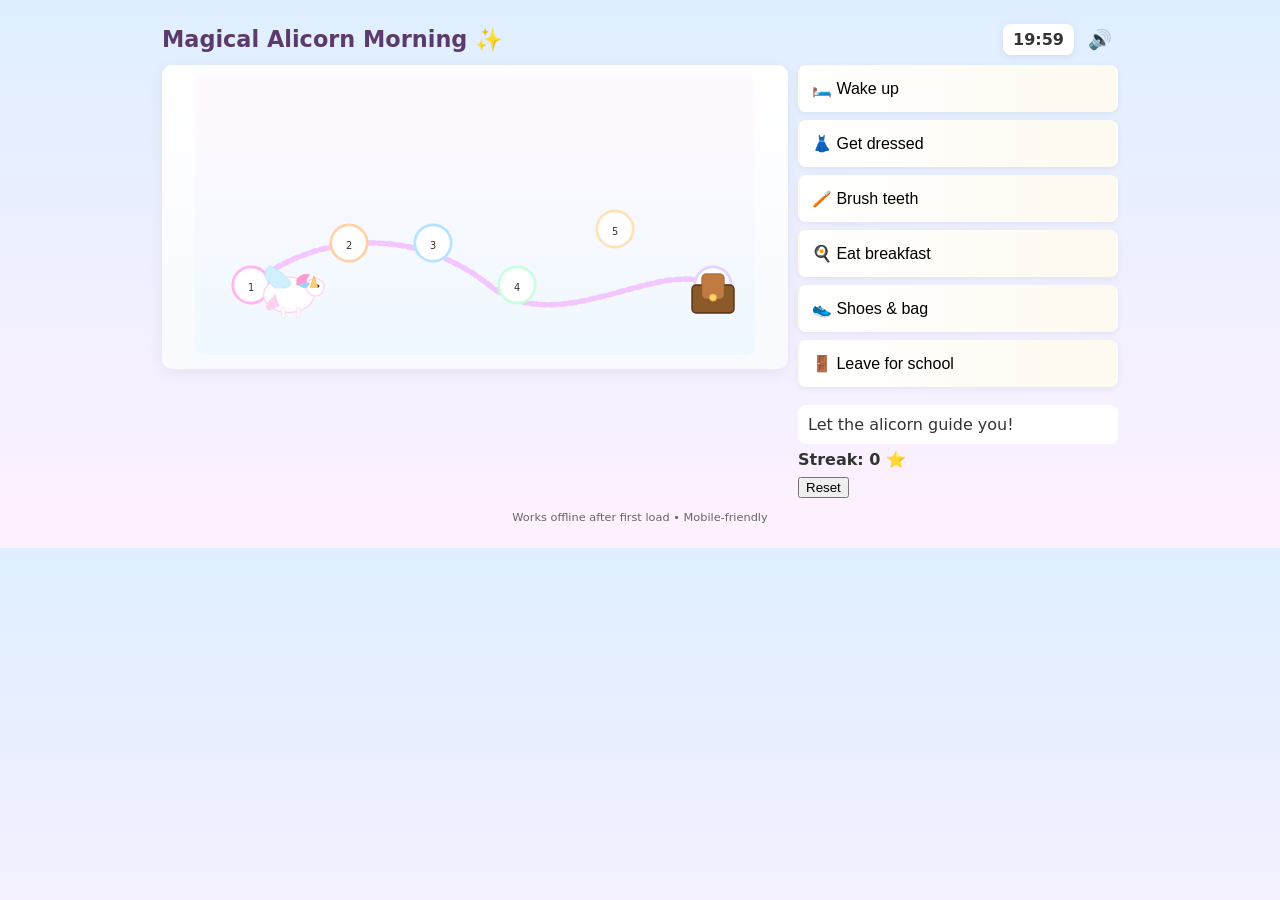
<file: index.html>
<!doctype html>
<html lang="en">
<head>
<meta charset="utf-8" />
<meta name="viewport" content="width=device-width,initial-scale=1" />
<title>Magical Alicorn Morning</title>
<style>
:root{
  --bg1: #fff4ff;
  --accent: #ff9ad1;
  --accent2: #9ad1ff;
}
*{box-sizing:border-box}
body{
  margin:0;font-family:system-ui, -apple-system, "Segoe UI", Roboto, "Helvetica Neue", Arial;
  background: linear-gradient(180deg,#dfefff 0%, #fff1ff 100%);
  color:#333;
  -webkit-font-smoothing:antialiased;
}
.wrap{max-width:980px;margin:12px auto;padding:12px;}
header{display:flex;align-items:center;justify-content:space-between}
h1{font-size:1.4rem;margin:0;color:#5b3b6b}
.top-row{display:flex;align-items:center;gap:8px}
#timer{font-weight:700;background:#fff;padding:6px 10px;border-radius:8px;box-shadow:0 2px 8px rgba(0,0,0,0.08)}
#mute{background:transparent;border:0;font-size:1.2rem;cursor:pointer}
main{display:flex;gap:10px;margin-top:10px;align-items:flex-start}
.game-area{flex:1;background:linear-gradient(180deg,#fff 0%, #f8faff 100%);padding:10px;border-radius:10px;box-shadow:0 4px 16px rgba(0,0,0,0.06);position:relative;overflow:hidden}
.controls{width:320px;display:flex;flex-direction:column;gap:10px}
.tasks{display:grid;grid-template-columns:1fr;gap:8px}
.taskBtn{padding:12px;border-radius:8px;border:2px solid transparent;background:linear-gradient(90deg,#fff,#fffaf0);font-size:1rem;cursor:pointer;box-shadow:0 2px 6px rgba(0,0,0,0.06);text-align:left}
.taskBtn.done{background:linear-gradient(90deg,#eafff0,#d9fff0);border-color:#7bd389;color:#2c6b2e;text-decoration:line-through}
#message{padding:10px;background:#fff;border-radius:8px;box-shadow:inset 0 1px 0 rgba(255,255,255,0.6)}
.streak{margin-top:6px;font-weight:600}
footer{margin-top:10px;text-align:center;color:#666;font-size:0.85rem}

@media (max-width:900px){
  main{flex-direction:column}
  .controls{width:100%}
}

/* alicorn movement */
.alicorn-fly{transition:transform 0.9s cubic-bezier(.2,.9,.4,1);filter:drop-shadow(0 6px 8px rgba(100,80,120,0.12))}
.sparkle{position:absolute;pointer-events:none;font-size:22px;opacity:0.95;transform:translate(-50%,-50%);animation:pop 700ms ease-out;}
@keyframes pop{0%{transform:translate(-50%,-50%) scale(0.6);opacity:0}50%{transform:translate(-50%,-50%) scale(1.2);opacity:1}100%{transform:translate(-50%,-50%) scale(1);opacity:0}}

/* confetti simple */
.confetti{position:absolute;left:50%;top:30%;transform:translate(-50%,-50%);font-size:44px;pointer-events:none}
</style>
</head>
<body>
  <div class="wrap">
    <header>
      <h1>Magical Alicorn Morning ✨</h1>
      <div class="top-row">
        <div id="timer">20:00</div>
        <button id="mute" aria-label="mute">🔊</button>
      </div>
    </header>

    <main>
      <div class="game-area" id="gameArea">
        <!-- Inline SVG map and alicorn -->
        <svg id="mapSVG" viewBox="0 0 800 400" preserveAspectRatio="xMidYMid meet" style="width:100%;height:280px">
          <defs>
            <linearGradient id="skyGrad" x1="0" x2="0" y1="0" y2="1">
              <stop offset="0" stop-color="#fff9ff"/>
              <stop offset="1" stop-color="#f0f8ff"/>
            </linearGradient>
          </defs>
          <rect width="800" height="400" fill="url(#skyGrad)" rx="12"></rect>
          <path id="path" d="M80 300 C180 220 320 220 420 300 C520 380 660 260 740 300" fill="none" stroke="#f3c6ff" stroke-width="8" stroke-dasharray="8 6" stroke-linecap="round"/>
          <g id="checkpoints">
            <g class="cp" data-index="0" transform="translate(80,300)">
              <circle r="26" fill="#fff" stroke="#ffb6f0" stroke-width="4"></circle>
              <text y="8" font-size="14" text-anchor="middle" fill="#333">1</text>
            </g>
            <g class="cp" data-index="1" transform="translate(220,240)">
              <circle r="26" fill="#fff" stroke="#ffd1a6" stroke-width="4"></circle>
              <text y="8" font-size="14" text-anchor="middle" fill="#333">2</text>
            </g>
            <g class="cp" data-index="2" transform="translate(340,240)">
              <circle r="26" fill="#fff" stroke="#b6e3ff" stroke-width="4"></circle>
              <text y="8" font-size="14" text-anchor="middle" fill="#333">3</text>
            </g>
            <g class="cp" data-index="3" transform="translate(460,300)">
              <circle r="26" fill="#fff" stroke="#c8ffdf" stroke-width="4"></circle>
              <text y="8" font-size="14" text-anchor="middle" fill="#333">4</text>
            </g>
            <g class="cp" data-index="4" transform="translate(600,220)">
              <circle r="26" fill="#fff" stroke="#fce4b6" stroke-width="4"></circle>
              <text y="8" font-size="14" text-anchor="middle" fill="#333">5</text>
            </g>
            <g class="cp" data-index="5" transform="translate(740,300)">
              <circle r="26" fill="#fff" stroke="#e8d1ff" stroke-width="4"></circle>
              <text y="8" font-size="14" text-anchor="middle" fill="#333">6</text>
            </g>
          </g>

          <!-- Alicorn token (inline SVG art) -->
          <g id="alicorn" transform="translate(80,260)">
            <g id="alicornShape" transform="scale(0.9)">
              <ellipse cx="60" cy="60" rx="40" ry="28" fill="#fff" stroke="#ffd1f0" stroke-width="2"/>
              <circle cx="102" cy="48" r="14" fill="#fff" stroke="#ffd1f0" stroke-width="2"/>
              <circle cx="106" cy="46" r="2.5" fill="#333"/>
              <polygon points="100,30 106,48 94,48" fill="#ffd27a" stroke="#e6b04d" stroke-width="1"/>
              <path d="M40 50 q-30 -20 -10 -36 q20 10 30 22 q10 10 -10 14" fill="#d1f0ff" stroke="#b0e0ff"/>
              <path d="M72 36 q8 -12 22 -8 q-6 6 -6 12 q-12 8 -16 4" fill="#ff9ad1"/>
              <path d="M76 44 q10 -6 18 -2 q-4 6 -8 8 q-8 -2 -10 -6" fill="#9ad1ff"/>
              <path d="M30 68 q-12 10 -2 18 q10 -6 18 -8 q-6 -10 -6 -20" fill="#ffd1f0"/>
              <rect x="48" y="80" width="6" height="16" rx="2" fill="#fff" stroke="#ffd1f0"/>
              <rect x="72" y="80" width="6" height="16" rx="2" fill="#fff" stroke="#ffd1f0"/>
            </g>
          </g>

          <!-- treasure chest small -->
          <g id="treasure" transform="translate(740,320)">
            <rect x="-30" y="-20" width="60" height="40" rx="6" fill="#8b5a2b" stroke="#5a2f12" stroke-width="2"></rect>
            <rect x="-16" y="-36" width="32" height="36" rx="6" fill="#c07b43" stroke="#8b5a2b"></rect>
            <circle cx="0" cy="-2" r="5" fill="#ffd166" stroke="#ffb84d"></circle>
          </g>
        </svg>
      </div>

      <aside class="controls">
        <div class="tasks">
          <button class="taskBtn" data-index="0">🛏️ Wake up</button>
          <button class="taskBtn" data-index="1">👗 Get dressed</button>
          <button class="taskBtn" data-index="2">🪥 Brush teeth</button>
          <button class="taskBtn" data-index="3">🍳 Eat breakfast</button>
          <button class="taskBtn" data-index="4">👟 Shoes & bag</button>
          <button class="taskBtn" data-index="5">🚪 Leave for school</button>
        </div>

        <div class="status" style="margin-top:8px">
          <div id="message">Let the alicorn guide you!</div>
          <div class="streak">Streak: <span id="streakCount">0</span> ⭐</div>
          <div style="margin-top:8px"><button id="resetDay">Reset</button></div>
        </div>
      </aside>
    </main>

    <footer>
      <small>Works offline after first load • Mobile-friendly</small>
    </footer>
  </div>

<script>
// Single-file Magical Alicorn Morning - embedded JS
const TIME_DEFAULT = 20 * 60; // 20 minutes in seconds
let timeLeft = TIME_DEFAULT;
const timerEl = document.getElementById('timer');
const taskBtns = Array.from(document.querySelectorAll('.taskBtn'));
const alicorn = document.getElementById('alicorn');
const checkpoints = Array.from(document.querySelectorAll('#checkpoints .cp'));
const messageEl = document.getElementById('message');
const streakEl = document.getElementById('streakCount');
const muteBtn = document.getElementById('mute');
const resetBtn = document.getElementById('resetDay');
const gameArea = document.getElementById('gameArea');

let completed = new Array(taskBtns.length).fill(false);
let audioOn = true;

// Load streak from localStorage
let streak = Number(localStorage.getItem('alicorn_streak') || 0);
streakEl.textContent = streak;

// Helper: format time
function formatTime(s){
  const m = Math.floor(s/60);
  const sec = s%60;
  return `${m}:${sec<10?'0':''}${sec}`;
}

function updateTimerDisplay(){
  timerEl.textContent = formatTime(timeLeft);
  if (timeLeft <= 0){
    clearInterval(timerInterval);
    loseGame();
  }
}

// Play simple tones via WebAudio
const AudioCtx = window.AudioContext || window.webkitAudioContext;
const audioCtx = AudioCtx ? new AudioCtx() : null;
function playTone(freq,dur,vol=0.08){
  if (!audioOn || !audioCtx) return;
  const o = audioCtx.createOscillator();
  const g = audioCtx.createGain();
  o.type = 'sine';
  o.frequency.value = freq;
  g.gain.value = vol;
  o.connect(g); g.connect(audioCtx.destination);
  o.start();
  o.stop(audioCtx.currentTime + dur);
}

// Move alicorn to checkpoint index
function moveAlicornTo(index){
  const cp = checkpoints[index];
  if (!cp) return;
  const transform = cp.getAttribute('transform'); // e.g., translate(x,y)
  const match = transform.match(/translate\\(([^,]+),?\\s*([^)]+)\\)/);
  if (!match) return;
  const x = parseFloat(match[1]);
  const y = parseFloat(match[2]) - 40; // lift up a bit
  // animate via transform attribute
  alicorn.setAttribute('transform', `translate(${x},${y})`);
  alicorn.classList.add('alicorn-fly');
  spawnSparklesInGame(x+20, y+10);
  playTone(880,0.08,0.06);
}

// simple sparkle using DOM
function spawnSparklesInGame(x,y){
  const rect = gameArea.getBoundingClientRect();
  const sx = rect.left + (x/800)*rect.width;
  const sy = rect.top + (y/400)*rect.height;
  const sp = document.createElement('div');
  sp.className = 'sparkle';
  sp.style.left = sx + 'px';
  sp.style.top = sy + 'px';
  sp.textContent = '✨';
  document.body.appendChild(sp);
  setTimeout(()=> sp.remove(),700);
}

// Task click handler
taskBtns.forEach(btn => {
  btn.addEventListener('click', ()=>{
    const idx = Number(btn.dataset.index);
    if (completed[idx]) return;
    completed[idx] = true;
    btn.classList.add('done');
    moveAlicornTo(idx);
    // check win
    if (completed.every(Boolean)){
      winGame();
    } else {
      const msgs = ['Great! Next!','Amazing!','Keep going!','Yay!'];
      messageEl.textContent = msgs[Math.floor(Math.random()*msgs.length)];
    }
  });
});

// Win/Lose handlers
function winGame(){
  clearInterval(timerInterval);
  messageEl.textContent = '🌈 You finished! Alicorn is proud!';
  playTone(1100,0.2,0.12);
  // increment streak and save
  streak += 1;
  localStorage.setItem('alicorn_streak', streak);
  streakEl.textContent = streak;
  // celebration: confetti simple
  const conf = document.createElement('div');
  conf.className = 'confetti';
  conf.innerHTML = '🌈✨🎉';
  gameArea.appendChild(conf);
  setTimeout(()=> conf.remove(),2200);
}

function loseGame(){
  messageEl.textContent = "⏰ Time is up — we'll try again tomorrow!";
  playTone(220,0.5,0.06);
  taskBtns.forEach((b,i)=> b.disabled = true);
}

// Timer countdown
let timerInterval = setInterval(()=>{
  timeLeft--;
  updateTimerDisplay();
},1000);
updateTimerDisplay();

// Mute toggle
muteBtn.addEventListener('click', ()=>{
  audioOn = !audioOn;
  muteBtn.textContent = audioOn ? '🔊' : '🔇';
  if (audioOn && audioCtx && audioCtx.state === 'suspended') audioCtx.resume();
});

// Reset day (for testing)
resetBtn.addEventListener('click', ()=>{
  completed = new Array(taskBtns.length).fill(false);
  taskBtns.forEach(b=> { b.classList.remove('done'); b.disabled = false; });
  timeLeft = TIME_DEFAULT;
  clearInterval(timerInterval);
  timerInterval = setInterval(()=>{ timeLeft--; updateTimerDisplay(); },1000);
  updateTimerDisplay();
  messageEl.textContent = "New day! Let's go on an adventure!";
  // move to start
  moveAlicornTo(0);
});

// place alicorn at start on load
window.addEventListener('load', ()=> moveAlicornTo(0));
</script>
</body>
</html>
</file>
